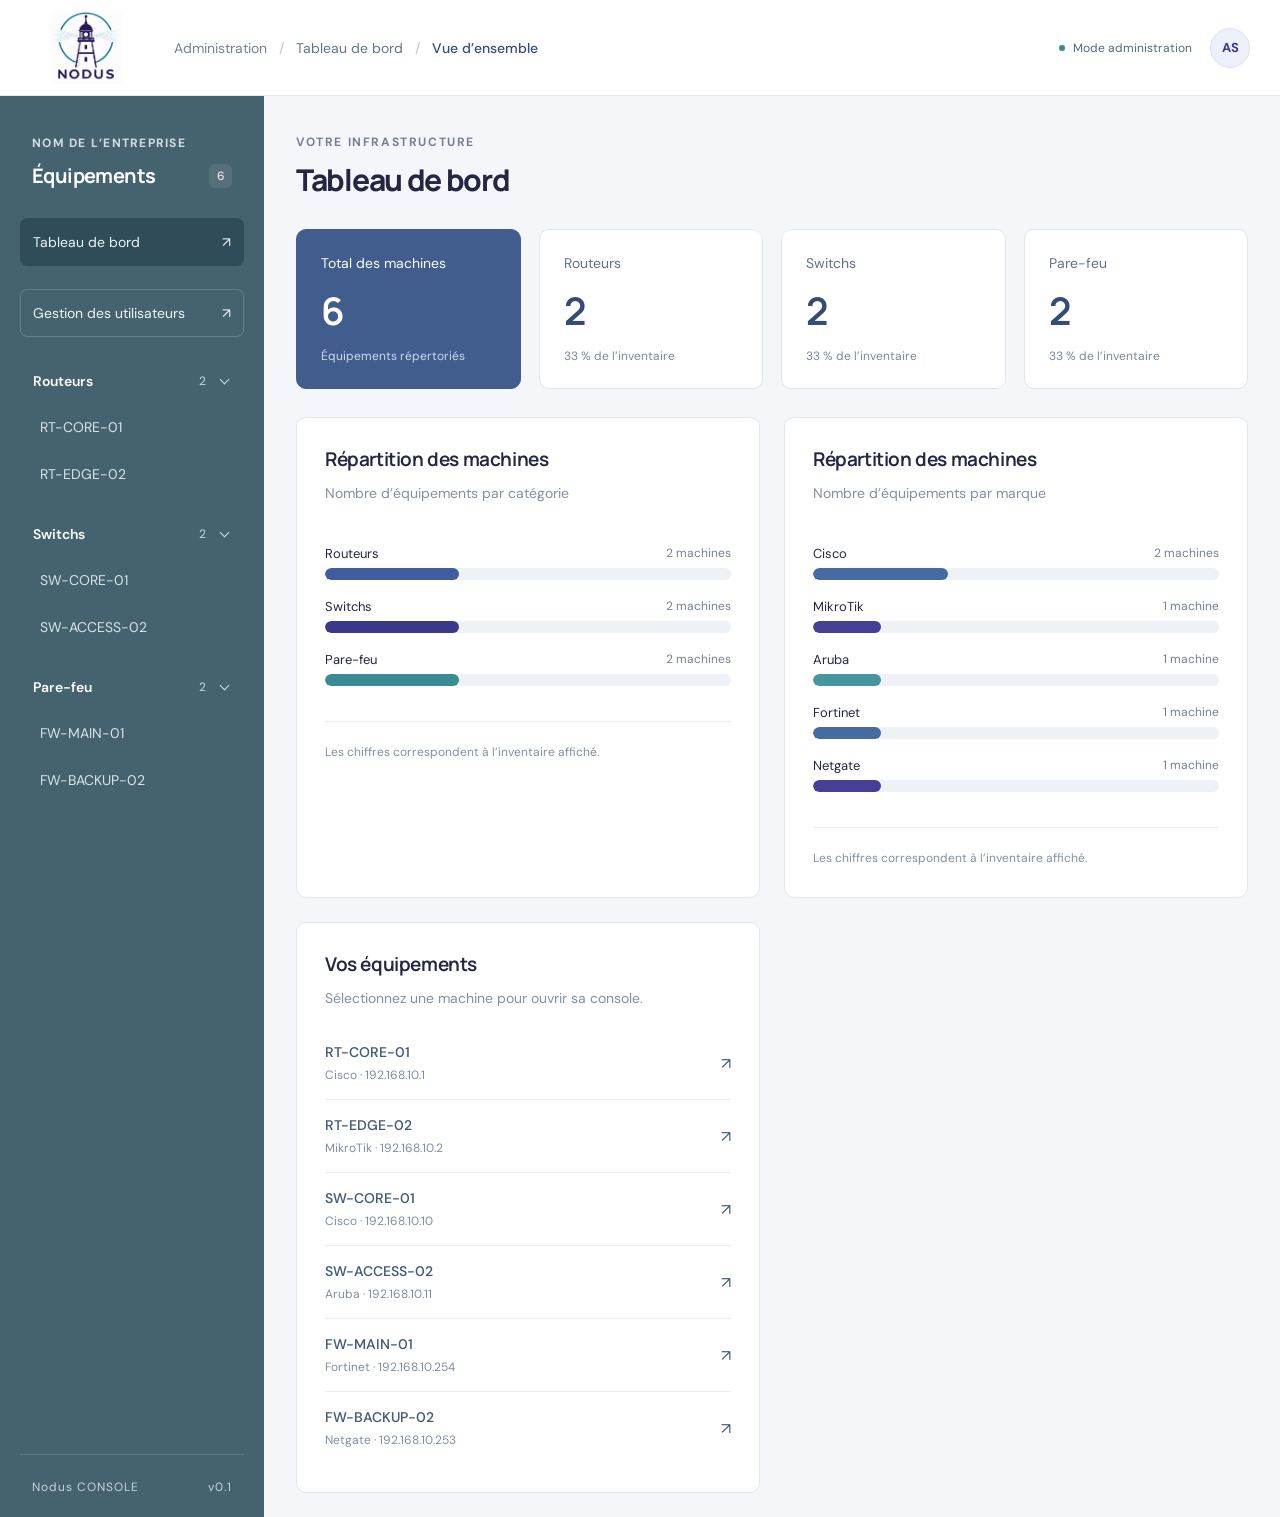
<file: index-a.html>
<!doctype html>
<html lang="fr">
    <head>
        <meta charset="utf-8">
        <meta name="viewport" content="width=device-width,initial-scale=1">
        <meta name="description" content="Nodus, votre espace d’administration réseau. Console multi-équipements.">
        <title>Nodus — Console réseau</title>
        <link rel="icon" type="image/svg+xml" href="data:image/svg+xml,%3Csvg xmlns='http://www.w3.org/2000/svg' viewBox='0 0 32 32'%3E%3Crect width='32' height='32' rx='9' fill='%23394799'/%3E%3Cpath d='M7 23 16 8l9 15M11 18h10' fill='none' stroke='white' stroke-width='3'/%3E%3C/svg%3E">
        <link rel="stylesheet" href="style.css?v=20260930-variables">
        <script src="app-a.js?v=20260930-variables" defer></script>
        <style>#profileMenu[hidden] { display: none !important; }</style>
    </head>
    <body>
        <div id="administration">
            <header class="topbar">
                <a class="brand" href="#dashboard" aria-label="Nodus, accueil">
                    <img src="logo.png" alt="Nodus" class="brandlogo" width="72" height="74">
                </a>
                <nav class="workspace" aria-label="Fil d’Ariane">
                    Administration <span>/</span>
                    <span id="breadcrumbType">Tableau de bord</span>
                    <span>/</span>
                    <strong id="breadcrumbDevice">Vue d’ensemble</strong>
                </nav>
                <div class="topright">
                    <span class="demo">
                        <span></span>
                        Mode administration
                    </span>
                    
                    <!-- Menu Profil / AD avec Popover -->
                    <div class="userprofile">
                        <button type="button" class="avatar" id="avatarBtn" aria-expanded="false" aria-controls="profileMenu" aria-haspopup="dialog" aria-label="Ouvrir mon profil" title="Espace administrateur">AD</button>
                        
                        <div class="profilepopover" id="profileMenu" role="dialog" aria-labelledby="profileName" hidden>
                            <button type="button" id="closeProfile" class="profileclose" aria-label="Fermer mon profil">×</button>
                            <div class="popoverheader">
                                <span class="userbadge" id="profileBadge">Super Admin</span>
                                <h3 id="profileName">Alex Dupont</h3>
                                <p id="profileUserID"></p>
                            </div>
                            <div class="popoverdetails">
                                <div class="detailrow">
                                    <span>Rôle :</span>
                                    <strong id="profileRole"></strong>
                                </div>
                                <div class="detailrow">
                                    <span>Droits :</span>
                                    <strong id="profileRights"></strong>
                                </div>
                            </div>
                            <hr class="popoverdivider">
                            <form id="changePasswordForm" class="passform">
                                <h4>Changer le mot de passe</h4>
                                <div class="fieldgroup">
                                    <label for="currentPass">Mot de passe actuel</label>
                                    <div class="passwordcontrol"><input type="password" id="currentPass" autocomplete="current-password" required placeholder="Saisir le mot de passe actuel"><button type="button" class="passwordtoggle" data-password="currentPass" aria-controls="currentPass" aria-pressed="false" aria-label="Afficher le mot de passe actuel" title="Afficher le mot de passe actuel"><svg viewBox="0 0 24 24" fill="none" stroke="currentColor" stroke-width="1.7" stroke-linecap="round" stroke-linejoin="round" aria-hidden="true"><path d="M2 12s3.5-7 10-7 10 7 10 7-3.5 7-10 7S2 12 2 12Z"/><circle cx="12" cy="12" r="3"/><path class="eye-slash" d="m3 3 18 18"/></svg></button></div>
                                </div>
                                <div class="fieldgroup">
                                    <label for="newPass">Nouveau mot de passe</label>
                                    <div class="passwordcontrol"><input type="password" id="newPass" autocomplete="new-password" required placeholder="Saisir un nouveau mot de passe"><button type="button" class="passwordtoggle" data-password="newPass" aria-controls="newPass" aria-pressed="false" aria-label="Afficher le nouveau mot de passe" title="Afficher le nouveau mot de passe"><svg viewBox="0 0 24 24" fill="none" stroke="currentColor" stroke-width="1.7" stroke-linecap="round" stroke-linejoin="round" aria-hidden="true"><path d="M2 12s3.5-7 10-7 10 7 10 7-3.5 7-10 7S2 12 2 12Z"/><circle cx="12" cy="12" r="3"/><path class="eye-slash" d="m3 3 18 18"/></svg></button></div>
                                </div>
                                <button type="submit" class="primary btnblock">Mettre à jour</button>
                                <p id="passwordMessage" class="profilemessage" role="status" aria-live="polite"></p>
                            </form>
                        </div>
                    </div>
                </div>
            </header>

            <div class="layout">
                <aside class="sidebar">
                    <div class="sideintro">
                        <span class="eyebrow" id="companyName"></span>
                        <h2>
                            Équipements <span id="sidebarTotal"></span>
                        </h2>
                    </div>
                    <nav class="sidenav" aria-label="Navigation principale admin">
                        <a class="dashboardlink" href="#dashboard">
                            Tableau de bord <span>↗</span>
                        </a>
                        <a class="dashboardlink" href="#users">
                            Gestion des utilisateurs <span>↗</span>
                        </a>
                    </nav>

                    <!-- Équipements générés dynamiquement par app.js -->
                    <nav id="devices" aria-label="Équipements réseau"></nav>
                    <div class="sidebarfooter">
                        
                        <span id="footerName"></span><span id="appVersion"></span>
                    </div>
                </aside>

                <main>
                    <!-- Section Tableau de bord -->
                    <section id="dashboard" hidden aria-labelledby="dashboardTitle">
                        <div class="dashheading">
                            <div>
                                <p class="eyebrow">VOTRE INFRASTRUCTURE</p>
                                <h1 id="dashboardTitle">Tableau de bord</h1>
                            </div>
                            
                        </div>
                        <div id="machineStats" class="machinestats"></div>
                        <div class="dashpanels">
                            <!-- Répartition par catégorie -->
                            <section class="chartpanel" aria-labelledby="chartTitle">
                                <h2 id="chartTitle">Répartition des machines</h2>
                                <p>Nombre d’équipements par catégorie</p>
                                <div id="machineChart" class="machinechart"></div>
                                <p class="chartcaption">Les chiffres correspondent à l’inventaire affiché.</p>
                            </section>

                            <!-- Répartition par marque -->
                            <section class="chartpanel" aria-labelledby="brandChartTitle">
                                <h2 id="brandChartTitle">Répartition des machines</h2>
                                <p>Nombre d’équipements par marque</p>
                                <div id="brandChart" class="machinechart"></div>
<p class="chartcaption">Les chiffres correspondent à l’inventaire affiché.</p>
                            </section>

                            <!-- Liste des équipements -->
                            <section class="inventorypanel" aria-labelledby="inventoryTitle">
                                <h2 id="inventoryTitle">Vos équipements</h2>
                                <p>Sélectionnez une machine pour ouvrir sa console.</p>
                                <div id="machineList"></div>
                            </section>
                        </div>
                    </section>

                    <!-- Section Gestion des utilisateurs -->
                    <section id="users" hidden aria-labelledby="usersTitle">
                        <div class="dashheading">
                            <div>
                                <p class="eyebrow">SÉCURITÉ ET DROITS</p>
                                <h1 id="usersTitle">Gestion des utilisateurs</h1>
                            </div>
                            <button class="primary" id="addUser" type="button">+ Ajouter un utilisateur</button>
                        </div>
                        <p class="users-storage-note">Fiches enregistrées dans ce navigateur. La création des comptes et l’application des droits nécessitent le service d’authentification.</p>
                        <p id="usersFeedback" class="usersfeedback" role="status" aria-live="polite"></p>
                        <div class="userspanel" role="region" aria-label="Liste des utilisateurs" tabindex="0">
                            <table class="userstable">
                                <thead>
                                    <tr>
                                        <th scope="col">Utilisateur</th>
                                        <th scope="col">Rôle &amp; Droits</th>
                                        <th scope="col">Statut</th>
                                        <th scope="col">Dernière connexion</th>
                                        <th scope="col">Actions</th>
                                    </tr>
                                </thead>
                                <tbody id="userRows"></tbody>
                            </table>
                        </div>
                    </section>

                    <!-- Section Console SSH -->
                    <div id="consoleview">
                        <section class="devicecard" aria-labelledby="deviceName">
                            <div class="deviceidentity">
                                <div>
                                    <div class="devicetop">
                                        <span id="deviceType" class="eyebrow"></span>
                                    </div>
                                    <h1 id="deviceName"></h1>
                                </div>
                            </div>
                            <div class="devicefields">
                                <div>
                                    <span>Adresse IP</span>
                                    <strong id="deviceIp" class="mono"></strong>
                                </div>
                                <div>
                                    <span>Modèle</span>
                                    <strong id="deviceModel"></strong>
                                </div>
                                <div>
                                    <span>Protocole</span>
                                    <strong id="deviceProtocol"></strong>
                                </div>
                            </div>
                            <div class="connectarea">
                                <button id="connect" class="primary">
                                    Connecter <span>↗</span>
                                </button>
                            </div>
                        </section>
                        <section class="console" aria-label="Console réseau">
                            <div class="consoletoolbar">
                                <div class="terminaltab">
                                    <span class="terminalglyph">›_</span>
                                    <strong id="terminalName"></strong>
                                    <span class="tabkind" id="terminalProtocol"></span>
                                </div>
                                <div class="consoleactions">
                                    <button id="clear" aria-label="Effacer le terminal" title="Effacer le terminal">Effacer</button>
                                    <button id="expand" aria-label="Agrandir la console" title="Agrandir la console">⛶</button>
                                </div>
                            </div>
                            <div class="terminalbody" id="terminalBody">
                                <div class="terminalwelcome">
                                    <span class="terminalbadge">Nodus / TERMINAL</span>
                                    <h3>Une fenêtre sur votre réseau.</h3>
                                    <p>Ouvrez une session pour explorer cet équipement.</p>
                                    
                                </div>
                                <div id="log" role="log" aria-live="polite" aria-label="Historique du terminal"></div>
                                <form id="commandForm" class="commandline" hidden>
                                    <label for="command" id="prompt"></label>
                                    <input id="command" autocomplete="off" spellcheck="false" aria-label="Commande du terminal" placeholder="Saisissez une commande">
                                    <button type="submit" aria-label="Exécuter la commande">↵</button>
                                </form>
                            </div>
                            <div class="consolestatus">
                                <span>
                                    <i id="statusDot"></i>
                                    <span id="bottomState">Prêt à se connecter</span>
                                </span>
                                <span>
                                    UTF-8 <b>·</b>
                                    <span id="bottomProtocol"></span> <b>·</b>
                                    <span id="bottomIp"></span>
                                </span>
                            </div>
                        </section>
                        <footer class="mainfooter">
                            <span>Conçu pour garder le contrôle.</span>
                            <div class="palette" aria-label="Palette ardoise">
                                <i></i><i></i><i></i><i></i><i></i><i></i><i></i>
                            </div>
                        </footer>
                    </div>
                </main>
            </div>
        </div>
    <dialog id="userDialog" class="userdialog" aria-labelledby="userDialogTitle" aria-describedby="userDialogNote">
    <form id="userEditor">
        <div class="editorheading"><div><p class="eyebrow">UTILISATEURS ET ACCÈS</p><h2 id="userDialogTitle">Ajouter un utilisateur</h2></div><button id="closeUser" type="button" class="editorclose" aria-label="Fermer le formulaire">×</button></div>
        <p id="userDialogNote" class="editornote">Renseignez l’identité et les droits souhaités pour cette fiche utilisateur.</p>
        <div class="editorfield"><label for="userName">Nom complet <span>Obligatoire</span></label><input id="userName" name="name" maxlength="100" autocomplete="name" required placeholder="Ex. Camille Martin"></div>
        <div class="editorfield"><label for="userID">Nom d'utilisateur<span>Obligatoire</span></label><input id="userID" name="userID" type="text" minlength="3" maxlength="64" pattern="[a-zA-Z0-9][a-zA-Z0-9._\-]{2,63}" autocomplete="username" required placeholder="camille"></div>
        <div class="editorgrid"><div class="editorfield"><label for="userRole">Rôle</label><select id="userRole" name="role" aria-describedby="userRights"><option value="readonly">Lecture seule</option><option value="operator">Opérateur</option><option value="admin">Super Admin</option></select></div><div class="editorfield"><label for="userStatus">Statut</label><select id="userStatus" name="status"><option value="active">Actif</option><option value="inactive">Inactif</option></select></div></div>
        <p id="userRights" class="userrights"></p><p id="userError" class="usererror" role="alert"></p>
        <div class="editoractions"><button id="cancelUser" class="secondary" type="button">Annuler</button><button id="saveUser" class="primary" type="submit">Ajouter l’utilisateur</button></div>
    </form>
</dialog></body>
</html>
</file>
<file: style.css>
@import url('https://fonts.googleapis.com/css2?family=DM+Sans:wght@400;450;500;550;600;650;700&family=Manrope:wght@400;500;600;650;700;750;800&display=swap'); :root {
    font-family: 'DM Sans',sans-serif;
    color: #242643;
    background: #f4f6fa;
    font-synthesis: none;
    --night: #211d43;
    --cobalt: #405da0;
    --klein: #39388b;
    --peacock: #398b94;
    --muted: #777f96;
    --line: #e4e8f0
}

* {
    box-sizing: border-box
}

body {
    margin: 0
}

button,a,input {
    -webkit-tap-highlight-color: transparent
}

button,input {
    font: inherit
}

button {
    cursor: pointer
}

button:focus-visible,a:focus-visible,summary:focus-visible {
    outline: 3px solid #64bbc3;
    outline-offset: 4px
}

button {
    transition: background .15s,color .15s
}

a {
    color: inherit;
    text-decoration: none
}

.topbar {
    height: 88px;
    background: white;
    display: flex;
    align-items: center;
    padding: 0 38px;
    border-bottom: 1px solid var(--line);
    gap: 76px
}

.brand {
    font-family: Manrope,sans-serif;
    font-size: 36px;
    font-weight: 800;
    letter-spacing: -2px;
    display: flex;
    align-items: center
}

.brandperiod {
    color: var(--peacock)
}

.brandmark {
    font: italic 700 37px Georgia;
    color: white;
    background: var(--klein);
    width: 41px;
    height: 41px;
    border-radius: 13px;
    text-align: center;
    line-height: 36px;
    margin-right: 12px;
    letter-spacing: -4px;
    padding-right: 5px
}

.workspace {
    font-size: 14px;
    color: #788096
}

.workspace span {
    padding: 0 17px;
    color: #c0c6d3
}

.topright {
    margin-left: auto;
    display: flex;
    align-items: center;
    gap: 26px
}

.demo {
    font-size: 14px;
    color: #536878;
    display: flex;
    align-items: center;
    gap: 8px
}

.demo>span {
    width: 6px;
    height: 6px;
    background: var(--peacock);
    border-radius: 50%
}

.avatar {
    width: 36px;
    height: 36px;
    background: #eceefa;
    border-radius: 50%;
    display: grid;
    place-items: center;
    font-size: 12px;
    font-weight: 700;
    color: var(--klein)
}

.layout {
    display: grid;
    grid-template-columns: 264px 1fr;
    min-height: calc(100vh - 88px)
}

.sidebar {
    background: #fff;
    border-right: 1px solid var(--line);
    padding: 35px 20px 22px;
    display: flex;
    flex-direction: column
}

.sideintro {
    padding: 0 12px;
    margin-bottom: 29px
}

.eyebrow {
    font-size: 12px;
    font-weight: 700;
    letter-spacing: 1.6px;
    color: var(--muted)
}

h2,h1,h3,p {
    margin: 0
}

.sideintro h2 {
    font-family: Manrope,sans-serif;
    font-size: 20px;
    letter-spacing: -.6px;
    margin-top: 10px;
    display: flex;
    align-items: center;
    justify-content: space-between
}

.sideintro h2 span {
    font-family: 'DM Sans',sans-serif;
    font-size: 12px;
    background: #f0f2f8;
    color: #737c93;
    border-radius: 6px;
    padding: 4px 8px;
    font-weight: 500
}

details {
    margin-bottom: 17px
}

summary {
    display: flex;
    align-items: center;
    gap: 10px;
    list-style: none;
    padding: 12px 13px;
    cursor: pointer;
    font-size: 14px;
    font-weight: 600;
    color: #555f7a
}

summary::-webkit-details-marker {
    display: none
}

.summaryicon svg {
    width: 19px;
    height: 19px;
    display: block
}

summary .count {
    font-size: 12px;
    margin-left: auto;
    color: #969eb1;
    font-weight: 400
}

summary .chevron {
    transform: rotate(-90deg);
    color: #8991a6
}

details[open] summary .chevron {
    transform: rotate(0)
}

.devicebutton {
    border: 0;
    background: none;
    width: 100%;
    text-align: left;
    border-radius: 7px;
    padding: 13px 12px 13px 40px;
    position: relative;
    color: #737b91;
    font-size: 14px;
    display: flex;
    gap: 10px;
    align-items: center;
    margin: 3px 0
}

.devicebutton:before {
    content: '';
    height: 5px;
    width: 5px;
    border: 1px solid #9bafbd;
    border-radius: 50%;
    flex-shrink: 0
}

.devicebutton:hover {
    background: #f5f6fb;
    color: #373975
}

.devicebutton.selected {
    background: #edf0fa;
    color: #404b96;
    font-weight: 600
}

.devicebutton.selected:before {
    background: #5262b2;
    border-color: #5262b2
}

.devicebutton.selected:after {
    content: '';
    position: absolute;
    left: 0;
    top: 11px;
    bottom: 11px;
    width: 3px;
    background: #5558a9;
    border-radius: 5px
}

.sidebottom {
    margin-top: auto;
    padding: 46px 12px 20px;
    color: #5d6885;
    display: flex;
    gap: 11px
}

.networkicon {
    font-size: 25px;
    color: #7084a5
}

.sidebottom strong {
    font-size: 12px;
    font-weight: 600
}

.sidebottom p {
    font-size: 12px;
    color: #8d95a7;
    line-height: 1.7;
    margin-top: 5px
}

.sidebarfooter {
    border-top: 1px solid var(--line);
    padding: 20px 12px 0;
    display: flex;
    align-items: center;
    font-size: 12px;
    letter-spacing: 1px;
    gap: 9px;
    color: #969daf
}

.sidebarfooter>span:last-child {
    margin-left: auto;
    font-size: 12px
}

.tinylogo {
    font-size: 20px;
    color: #7884a6;
    font-family: Georgia;
    font-style: italic
}

main {
    padding: 38px 44px 24px;
    min-width: 0;
    max-width: 1700px;
    width: 100%;
    margin: auto
}

.pagehead {
    display: flex;
    justify-content: space-between;
    align-items: center;
    gap: 20px;
    margin-bottom: 28px
}

.pagehead .eyebrow {
    font-size: 12px;
    margin-bottom: 9px
}

h1 {
    font: 750 clamp(24px,2.3vw,34px)/1.35 Manrope,sans-serif;
    letter-spacing: -1.3px
}

h1>span {
    color: var(--peacock)
}

.outlinepill {
    font-size: 12px;
    color: #7b8399;
    border: 1px solid #dee3ed;
    border-radius: 5px;
    padding: 7px 10px;
    white-space: nowrap
}

.devicecard {
    background: white;
    border: 1px solid var(--line);
    border-radius: 12px;
    padding: 25px 28px;
    display: grid;
    grid-template-columns: 1fr auto;
    column-gap: 24px;
    margin-bottom: 25px;
    box-shadow: 0 3px 9px #23255402
}

.deviceidentity {
    display: flex;
    align-items: center;
    gap: 17px
}

.deviceicon {
    width: 55px;
    height: 55px;
    border-radius: 12px;
    background: #edf0fa;
    display: grid;
    place-items: center;
    color: #5364a3
}

.deviceicon svg {
    width: 29px;
    height: 29px
}

.devicetop {
    display: flex;
    align-items: center;
    gap: 14px
}

.devicetop .eyebrow {
    font-size: 12px;
    letter-spacing: 1.1px
}

.online {
    font-size: 12px;
    color: #40818b
}

.deviceidentity h2 {
    font: 750 23px Manrope,sans-serif;
    letter-spacing: -.5px;
    margin: 5px 0 3px
}

.deviceidentity p {
    font-size: 12px;
    color: #9299aa
}

.devicefields {
    display: flex;
    grid-row: 2;
    gap: 36px;
    margin-top: 24px;
    padding-top: 20px;
    border-top: 1px solid #eef0f5
}

.devicefields>div {
    display: flex;
    flex-direction: column;
    gap: 7px
}

.devicefields>div>span {
    font-size: 12px;
    color: #969dae
}

.devicefields strong {
    font-size: 14px;
    font-weight: 500
}

.mono {
    font-family: Consolas,'Courier New',monospace
}

.port {
    color: #9ca2b1;
    margin-left: 3px
}

.connectarea {
    grid-column: 2;
    grid-row: 1/3;
    align-self: center;
    display: flex;
    flex-direction: column;
    gap: 12px;
    align-items: center
}

.primary {
    border: 0;
    background: var(--klein);
    color: white;
    padding: 13px 18px;
    border-radius: 7px;
    font-size: 14px;
    font-weight: 500;
    box-shadow: 0 3px 7px #39388b20
}

.primary:hover {
    background: #4c4ca8
}

.primary>span {
    margin-left: 14px
}

.connectarea>span {
    font-size: 12px;
    color: #969eaf
}

.console {
    border: 1px solid #2d2b50;
    background: #1c1c35;
    border-radius: 12px;
    overflow: hidden;
    box-shadow: 0 13px 24px #2421440d;
    color: #d7d7e7
}

.consoletoolbar {
    height: 57px;
    background: #25243f;
    border-bottom: 1px solid #3a3755;
    display: flex;
    justify-content: space-between;
    padding: 0 20px;
    gap: 15px
}

.terminaltab {
    display: flex;
    align-items: center;
    gap: 11px;
    border-bottom: 2px solid #83a1de;
    padding: 0 4px
}

.terminalglyph {
    font: 19px Consolas,monospace;
    color: #9fa8da
}

.terminaltab strong {
    font-size: 12px;
    font-weight: 500
}

.tabkind {
    font: 9px Consolas,monospace;
    color: #a8a3c6;
    background: #34314f;
    padding: 3px 5px;
    border-radius: 3px
}

.consoleactions {
    display: flex;
    align-items: center;
    gap: 15px
}

.consoleactions>span {
    font-size: 12px;
    color: #9b95b3
}

.consoleactions button {
    background: none;
    border: 0;
    color: #aca6bf;
    font-size: 12px;
    padding: 6px
}

.consoleactions button:hover {
    color: #fff
}

.consoleactions #expand {
    font-size: 22px
}

.terminalbody {
    height: 330px;
    overflow: auto;
    padding: 32px 29px;
    scrollbar-color: #4c4a6d #1c1c35;
    font: 13px/1.8 Consolas,'Courier New',monospace
}

.terminalbadge {
    font-size: 12px;
    letter-spacing: 2px;
    color: #7f8cae
}

.terminalwelcome h3 {
    font: 500 20px/1.5 Manrope,sans-serif;
    color: #ecebf7;
    margin: 23px 0 9px;
    letter-spacing: -.4px
}

.terminalwelcome p {
    color: #9593ad;
    font-size: 12px
}

.terminalwelcome .terminalnotice {
    margin-top: 36px;
    padding-top: 16px;
    border-top: 1px solid #302e49;
    font-size: 12px;
    color: #6f6f8e
}

.logline {
    white-space: pre-wrap;
    overflow-wrap: anywhere
}

.logline.muted {
    color: #9290ad
}

.logline.success {
    color: #7cc4c5
}

.logline.command {
    color: #a5b7f4;
    margin-top: 15px
}

.commandline {
    display: flex;
    align-items: center;
    margin-top: 16px;
    gap: 10px
}

.commandline[hidden] {
    display: none
}

.commandline label {
    color: #83bdbc;
    white-space: nowrap
}

.commandline input {
    width: 100%;
    min-width: 0;
    background: transparent;
    border: 0;
    color: #f0eff8;
    font: inherit;
    outline: none
}

.commandline input:focus-visible {
    box-shadow: 0 1px #5a719b
}

.commandline input::placeholder {
    color: #656482;
    font-size: 12px
}

.commandline button {
    color: #a5b7f4;
    background: none;
    border: 1px solid #41405b;
    border-radius: 4px;
    font: inherit
}

.consolestatus {
    min-height: 35px;
    padding: 8px 21px;
    display: flex;
    justify-content: space-between;
    align-items: center;
    border-top: 1px solid #302e49;
    color: #9290ae;
    font-size: 12px;
    gap: 15px
}

.consolestatus>span:first-child {
    display: flex;
    align-items: center;
    gap: 7px
}

.consolestatus i {
    width: 5px;
    height: 5px;
    background: #85809e;
    border-radius: 50%
}

.consolestatus i.active {
    background: #70b4bd
}

.consolestatus b {
    font-weight: 400;
    margin: 0 9px;
    color: #4e4a6c
}

.underconsole {
    display: flex;
    justify-content: space-between;
    align-items: center;
    margin-top: 19px;
    gap: 20px;
    color: #8c93a6
}

.underconsole>div {
    display: flex;
    align-items: center;
    gap: 9px
}

.helpicon {
    border: 1px solid #b8c0ce;
    border-radius: 50%;
    width: 14px;
    height: 14px;
    display: grid;
    place-items: center;
    font: 10px Georgia;
    flex-shrink: 0
}

.underconsole p {
    font-size: 12px;
    line-height: 1.8
}

.underconsole strong {
    font-weight: 500;
    color: #737d94
}

.underconsole code {
    background: #e8ebf3;
    padding: 2px 4px;
    border-radius: 3px;
    color: #63708b
}

.keyhint {
    font-size: 12px;
    white-space: nowrap
}

kbd {
    font: 10px inherit;
    border: 1px solid #dce1eb;
    background: #fcfcfd;
    border-radius: 3px;
    padding: 2px 4px
}

.keyhint>span {
    margin: 0 9px
}

.mainfooter {
    display: flex;
    justify-content: space-between;
    margin-top: 39px;
    align-items: center;
    font-size: 12px;
    color: #a4aabd
}

.palette {
    display: flex;
    gap: 5px
}

.palette i {
    height: 7px;
    width: 7px;
    border-radius: 50%;
    background: #828a9e
}

.palette i:nth-child(2) {
    background: #809dca
}

.palette i:nth-child(3) {
    background: #456ba2
}

.palette i:nth-child(4) {
    background: #454096
}

.palette i:nth-child(5) {
    background: #29224a
}

.palette i:nth-child(6) {
    background: #45636e
}

.palette i:nth-child(7) {
    background: #46969d
}

.console.expanded {
    position: fixed;
    inset: 24px;
    z-index: 10;
    display: flex;
    flex-direction: column;
    box-shadow: 0 0 0 40px #17142ad9
}

.console.expanded .terminalbody {
    flex: 1;
    height: auto
}

.console.expanded .consoletoolbar {
    flex-shrink: 0
}

@media(min-width: 1500px) {
    main {
        padding:48px 60px
    }

    .terminalbody {
        height: 420px
    }

    .devicecard {
        padding: 30px
    }

    .pagehead {
        margin-bottom: 34px
    }
}

@media(max-width: 1150px) {
    .layout {
        grid-template-columns:230px 1fr
    }

    main {
        padding: 30px 26px
    }

    .topbar {
        gap: 50px;
        padding: 0 30px
    }

    .outlinepill {
        display: none
    }

    .devicecard {
        padding: 21px
    }

    .devicefields {
        gap: 20px
    }

    .keyhint {
        display: none
    }

    .connectarea>span {
        max-width: 140px;
        text-align: center;
        line-height: 1.6
    }
}

@media(max-width: 850px) {
    .layout {
        grid-template-columns:195px 1fr
    }

    .sidebar {
        padding: 28px 10px
    }

    .sideintro {
        padding: 0 9px
    }

    .sideintro .eyebrow {
        font-size: 12px
    }

    .sideintro h2 {
        font-size: 18px
    }

    .devicebutton {
        padding-left: 23px;
        font-size: 12px
    }

    .devicecard {
        grid-template-columns: 1fr
    }

    .connectarea {
        grid-column: 1;
        grid-row: 3;
        align-items: flex-start;
        margin-top: 22px
    }

    .connectarea>span {
        max-width: none
    }

    .devicefields {
        justify-content: space-between;
        gap: 12px
    }

    .consoleactions>span {
        display: none
    }

    .terminalbody {
        padding: 22px 18px
    }

    .terminaltab strong {
        font-size: 12px
    }

    .consolestatus>span:last-child {
        display: none
    }

    .topbar {
        gap: 25px
    }

    .workspace {
        font-size: 12px
    }

    .demo {
        font-size: 12px
    }

    .sidebottom {
        padding-left: 6px;
        padding-right: 6px
    }
}

@media(max-width: 600px) {
    .topbar {
        height:70px;
        padding: 0 19px
    }

    .brand {
        font-size: 29px
    }

    .brandmark {
        width: 33px;
        height: 33px;
        font-size: 31px;
        line-height: 29px;
        border-radius: 10px;
        margin-right: 8px
    }

    .workspace,.avatar {
        display: none
    }

    .topright {
        gap: 0
    }

    .layout {
        display: block
    }

    .sidebar {
        padding: 20px 18px 8px;
        border-right: 0;
        border-bottom: 1px solid var(--line)
    }

    .sideintro {
        padding: 0;
        margin-bottom: 10px
    }

    .sideintro .eyebrow {
        display: none
    }

    .sideintro h2 {
        font-size: 16px;
        margin: 0
    }

    .sideintro h2 span {
        display: none
    }

    #devices {
        display: flex;
        gap: 8px;
        align-items: flex-start;
        overflow: auto
    }

    details {
        flex: 1;
        min-width: 135px;
        margin-bottom: 8px
    }

    summary {
        padding: 10px 6px;
        font-size: 12px;
        gap: 6px
    }

    .devicebutton {
        font-size: 12px;
        padding: 10px 8px
    }

    .summaryicon svg {
        width: 16px;
        height: 16px
    }

    .sidebottom,.sidebarfooter {
        display: none
    }

    main {
        padding: 25px 18px
    }

    .pagehead {
        margin-bottom: 20px
    }

    h1 {
        font-size: 26px
    }

    .devicecard {
        padding: 20px
    }

    .deviceidentity h2 {
        font-size: 22px
    }

    .devicefields strong {
        font-size: 12px
    }

    .devicefields>div>span {
        font-size: 12px
    }

    .connectarea {
        flex-direction: row;
        align-items: center;
        gap: 15px
    }

    .connectarea>span {
        font-size: 12px;
        max-width: 105px;
        text-align: left
    }

    .primary {
        font-size: 12px;
        padding: 12px
    }

    .consoletoolbar {
        padding: 0 12px
    }

    .consoleactions {
        gap: 5px
    }

    .terminalbody {
        height: 310px;
        font-size: 12px
    }

    .terminalwelcome h3 {
        font-size: 18px
    }

    .underconsole p {
        font-size: 12px
    }

    .mainfooter {
        margin-top: 28px
    }

    .console.expanded {
        inset: 9px
    }

    .devicetop {
        gap: 8px
    }

    .online {
        font-size: 12px
    }
}

.devicefields {
    flex-wrap: wrap
}

.devicebutton {
    font-size: 14px
}

.primary {
    font-size: 14px
}

.devicefields strong {
    font-size: 14px
}

.devicefields>div>span {
    font-size: 12px
}

.terminalbody {
    font-size: 14px
}

.terminaltab strong {
    font-size: 14px
}

.terminalwelcome p {
    font-size: 14px
}

.terminalwelcome .terminalnotice {
    font-size: 12px
}

.connectarea>span {
    font-size: 12px
}

.terminalbadge {
    font-size: 12px
}

.consoleactions>span {
    font-size: 12px
}

.consoleactions button {
    font-size: 12px
}

.consolestatus {
    font-size: 12px
}

.underconsole p {
    font-size: 12px
}

.eyebrow {
    font-size: 12px
}

.devicetop {
    flex-wrap: wrap
}

.devicetop .eyebrow {
    font-size: 12px
}

@media(max-width: 600px) {
    #devices {
        flex-wrap:wrap
    }

    details {
        min-width: 140px
    }

    .connectarea {
        flex-wrap: wrap
    }

    .connectarea>span {
        max-width: none
    }

    .commandline {
        flex-wrap: wrap
    }

    .commandline input {
        width: 75%
    }

    .consoletoolbar {
        gap: 5px
    }

    .consoleactions>span {
        display: none
    }

    .terminaltab {
        gap: 6px
    }
}

/* Sidebar in the supplied petroleum blue; compact equipment heading. */
.sidebar {
    background: #45636e;
    color: #fff;
    border-right: 0;
    padding-top: 35px
}

.sideintro .eyebrow {
    color: #d1dfe3
}

.sideintro h2 {
    color: #fff
}

.sideintro h2 span {
    background: #ffffff16;
    color: #e3edef
}

summary {
    color: #fff;
    font-weight: 600
}

summary .count,summary .chevron {
    color: #c6d8df
}

.devicebutton {
    color: #d8e4e8;
    padding-left: 20px
}

.devicebutton:before {
    display: none
}

.devicebutton:hover {
    background: #ffffff12;
    color: #fff
}

.devicebutton.selected {
    background: #dce9ee;
    color: #263f4b
}

.devicebutton.selected:after {
    background: #9bcbd1
}

.sidebarfooter {
    margin-top: auto;
    padding-top: 24px;
    border-color: #ffffff24;
    color: #c4d5dc
}

.tinylogo {
    color: #d5e2e8
}

main {
    margin: 0 auto;
    padding-top: 38px
}

.devicecard {
    display: flex;
    align-items: center;
    flex-wrap: wrap;
    gap: 22px 30px;
    background: transparent;
    border: 0;
    border-radius: 0;
    box-shadow: none;
    padding: 0 0 24px;
    margin-bottom: 0
}

.deviceidentity {
    flex: 0 0 auto
}

.deviceidentity h1 {
    font: 700 24px/1.4 Manrope,sans-serif;
    letter-spacing: -.6px;
    margin-top: 5px
}

.devicefields {
    display: flex;
    gap: 22px;
    flex: 1;
    margin: 0;
    padding: 0;
    border: 0
}

.devicefields>div {
    gap: 6px
}

.devicefields>div>span {
    color: #69768d
}

.devicefields strong {
    font-weight: 500
}

.connectarea {
    margin: 0;
    gap: 7px;
    align-items: flex-end
}

.connectarea>span {
    color: #6f7d92
}

.devicetop .eyebrow {
    color: #69768d
}

.primary {
    background: #405da0;
    box-shadow: none
}

.primary:hover {
    background: #354f8c
}

.terminalbody {
    height: clamp(350px,calc(100vh - 350px),740px)
}

.console {
    border-radius: 8px
}

.mainfooter {
    margin-top: 24px
}

@media(max-width: 1150px) {
    .devicecard {
        gap:22px
    }

    .connectarea {
        align-items: flex-start
    }

    .devicefields {
        min-width: 270px
    }

    .connectarea>span {
        max-width: none;
        text-align: left
    }
}

@media(max-width: 850px) {
    .deviceidentity {
        flex-basis:100%
    }

    .devicefields {
        min-width: 0
    }

    .connectarea {
        flex-basis: 100%;
        flex-direction: row;
        align-items: center
    }

    .sidebar {
        padding-top: 28px
    }
}

@media(max-width: 600px) {
    .sidebar {
        padding-top:20px
    }

    .sidebarfooter {
        display: none
    }

    .devicecard {
        padding-bottom: 22px
    }

    .deviceidentity {
        flex-basis: auto
    }

    .devicefields {
        flex-basis: 100%;
        justify-content: flex-start;
        gap: 18px
    }

    .connectarea {
        flex-basis: 100%;
        margin: 0
    }

    .deviceidentity h1 {
        font-size: 24px
    }

    .terminalbody {
        height: 380px
    }

    .devicebutton {
        font-size: 14px;
        padding-left: 12px
    }

    main {
        padding-top: 25px
    }
}

/* Annotation adjustments */
.topbar {
    gap: 22px;
    padding: 0 30px
}

.origin {
    font-size: 12px;
    line-height: 1.5;
    color: #77829b;
    padding-right: 22px;
    border-right: 1px solid var(--line);
    white-space: nowrap
}

.origin strong {
    font-weight: 500;
    color: #45636e
}

.workspace {
    display: flex;
    align-items: center;
    flex-wrap: wrap;
    gap: 12px;
    font-size: 14px
}

.workspace span {
    padding: 0
}

.workspace #breadcrumbType {
    color: #63738e
}

.workspace strong {
    font-weight: 500;
    color: #354c78
}

.topright {
    gap: 18px
}

.demo {
    font-size: 12px;
    white-space: nowrap
}

.devicebutton.selected {
    background: #2f4c58;
    color: #fff
}

.devicebutton.selected:after {
    background: #8eafbd
}

.devicebutton:hover {
    background: #385763;
    color: white
}

summary .chevron {
    display: block;
    width: 7px;
    height: 7px;
    border: solid #d0e0e5;
    border-width: 0 1.5px 1.5px 0;
    transform: rotate(-45deg);
    margin: 0 3px 3px 5px;
    transition: transform .18s
}

details[open] summary .chevron {
    transform: rotate(45deg)
}

.devicecard {
    display: grid;
    grid-template-columns: minmax(165px,1.15fr) minmax(330px,2.4fr) auto;
    gap: 24px;
    align-items: end;
    padding: 0 0 28px
}

.devicefields {
    display: grid;
    grid-template-columns: 1.15fr 1.5fr .8fr;
    gap: 24px;
    min-width: 0
}

.devicefields>div {
    gap: 9px;
    min-width: 0
}

.devicefields strong {
    line-height: 1.5
}

.deviceidentity h1 {
    margin-top: 8px;
    font-size: 24px;
    line-height: 1.3
}

.devicetop .eyebrow {
    line-height: 18px
}

.connectarea {
    align-self: end;
    padding-bottom: 1px
}

.primary {
    white-space: nowrap
}

.devicefields>div>span {
    font-size: 12px
}

.sideintro .eyebrow {
    letter-spacing: 1.25px;
    font-size: 12px
}

@media(max-width: 1100px) {
    .origin {
        padding-right:15px;
        font-size: 12px
    }

    .topbar {
        gap: 15px;
        padding: 0 22px
    }

    .workspace {
        font-size: 12px;
        gap: 8px
    }

    .devicecard {
        grid-template-columns: 1fr auto
    }

    .deviceidentity {
        grid-column: 1
    }

    .devicefields {
        grid-row: 2;
        grid-column: 1/3;
        max-width: 610px
    }

    .connectarea {
        grid-column: 2;
        grid-row: 1
    }

    .demo {
        font-size: 12px
    }

    .avatar {
        display: none
    }
}

@media(max-width: 750px) {
    .topbar {
        height:auto;
        min-height: 100px;
        flex-wrap: wrap;
        padding: 15px 18px;
        gap: 10px 18px
    }

    .brand {
        font-size: 30px
    }

    .origin {
        border: 0;
        padding: 0
    }

    .workspace {
        order: 4;
        flex-basis: 100%;
        font-size: 12px
    }

    .topright {
        margin-left: auto
    }

    .layout {
        min-height: calc(100vh - 110px)
    }

    .devicecard {
        gap: 24px 14px
    }

    .devicefields {
        gap: 18px
    }

    .devicefields strong {
        overflow-wrap: anywhere
    }

    .deviceidentity h1 {
        font-size: 21px
    }

    .primary {
        padding: 12px;
        font-size: 14px
    }

    .primary span {
        margin-left: 8px
    }
}

@media(max-width: 420px) {
    .topright {
        flex-basis:100%;
        margin-left: 0
    }

    .devicecard {
        grid-template-columns: 1fr
    }

    .deviceidentity,.devicefields,.connectarea {
        grid-column: 1;
        grid-row: auto
    }

    .devicefields {
        grid-template-columns: 1fr 1fr
    }

    .connectarea {
        align-items: flex-start
    }
}

@media(min-width: 1101px) {
    .deviceidentity {
        grid-column:1;
        grid-row: 1
    }

    .devicefields {
        grid-column: 2;
        grid-row: 1
    }

    .connectarea {
        grid-column: 3;
        grid-row: 1
    }

    .devicecard {
        grid-template-columns: minmax(165px,1fr) minmax(340px,2.25fr) auto
    }

    .devicefields {
        gap: 28px
    }
}

/* Shared alignment and home page */
[hidden] {
    display: none!important
}

.topbar {
    gap: 38px
}

main {
    padding-left: 32px;
    padding-right: 32px
}

.devicecard {
    align-items: start
}

.deviceidentity h1 {
    font-size: 22px;
    line-height: 28px;
    margin-top: 8px
}

.devicefields>div>span,.devicetop .eyebrow {
    line-height: 18px
}

.devicefields>div {
    gap: 8px
}

.devicefields strong {
    line-height: 28px
}

.connectarea {
    align-self: center
}

.devicefields {
    padding-top: 0
}

@media(min-width: 1101px) {
    .devicecard {
        grid-template-columns:190px minmax(330px,1fr) auto;
        gap: 20px
    }

    .devicefields {
        grid-template-columns: 1fr 1.4fr .7fr;
        gap: 25px
    }
}

@media(max-width: 600px) {
    main {
        padding-left:18px;
        padding-right: 18px
    }
}

#home {
    background: #fff;
    color: #252b49;
    font-family: 'DM Sans',sans-serif
}

html {
    scroll-behavior: smooth;
    scroll-padding-top: 25px
}

.homehero {
    color: white;
    background: radial-gradient(ellipse at 85% 95%,#37778580,transparent 57%),radial-gradient(ellipse at 12% 0%,#506ca478,transparent 55%),#211e45;
    min-height: 760px;
    display: flex;
    flex-direction: column
}

.homenav {
    display: flex;
    align-items: center;
    justify-content: space-between;
    padding: 28px 0;
    max-width: 1120px;
    width: calc(100% - 96px);
    margin: auto auto 0;
    gap: 32px
}

.homenav .brand {
    color: #fff
}

.homenav .brandmark {
    background: #ffffff18
}

.homenav .brandperiod {
    color: #79b8c2
}

.homenav nav {
    display: flex;
    align-items: center;
    gap: 34px;
    font-size: 14px
}

.homenav nav>a:not(.homebutton) {
    color: #d6ddeb
}

.homenav nav>a:hover {
    color: white
}

.homebutton {
    display: inline-flex;
    align-items: center;
    justify-content: center;
    gap: 30px;
    background: #86bed0;
    color: #182843;
    padding: 18px 26px;
    border-radius: 7px;
    font-size: 16px;
    font-weight: 600;
    transition: background .2s,transform .2s
}

.homebutton:hover {
    background: #b0d4df;
    transform: translateY(-2px)
}

.homebutton.small {
    padding: 13px 20px;
    font-size: 14px;
    gap: 20px
}

.herocontent {
    text-align: center;
    padding: 94px 24px 88px;
    flex: 1
}

.homeeyebrow {
    font-size: 12px;
    letter-spacing: 2px;
    line-height: 1.6;
    font-weight: 600;
    color: #456a81
}

.herocontent .homeeyebrow {
    color: #adc4de
}

.herocontent h1 {
    font: 650 clamp(48px,6.5vw,84px)/1.12 Manrope,sans-serif;
    letter-spacing: -3px;
    margin: 25px auto
}

.herocontent h1 em {
    font-style: normal;
    color: #a8c7e5
}

.herodescription {
    font-size: 18px;
    line-height: 1.8;
    color: #cbd4e8
}

.heroactions {
    display: flex;
    justify-content: center;
    align-items: center;
    gap: 34px;
    margin-top: 33px
}

.heromore {
    color: #e1e6f2;
    font-size: 14px
}

.heromore span {
    margin-left: 13px
}

.heronote {
    font-size: 12px;
    color: #9eadc7;
    margin-top: 20px
}

.herobottom {
    border-top: 1px solid #ffffff20;
    padding: 23px max(48px,calc((100vw - 1120px)/2));
    display: flex;
    justify-content: space-between;
    gap: 25px;
    font-size: 12px;
    color: #b2bfd5;
    letter-spacing: 1px
}

.herobottom b {
    margin: 0 14px;
    font-weight: 400
}

.homewidth {
    max-width: 1120px;
    width: calc(100% - 96px);
    margin: 0 auto
}

.homeintro {
    display: grid;
    grid-template-columns: 1fr 1fr;
    gap: 80px;
    padding: 105px 0
}

.homeintro h2,.sectionheading h2,.flowheading h2,.homecta h2 {
    font: 650 clamp(30px,3.4vw,45px)/1.24 Manrope,sans-serif;
    letter-spacing: -1.5px;
    margin: 18px 0 25px
}

.homeintro p:not(.homeeyebrow) {
    color: #67758c;
    line-height: 1.9;
    font-size: 16px;
    margin-bottom: 18px
}

.homeintro p:not(.homeeyebrow):first-child {
    font-size: 20px;
    color: #34445e;
    line-height: 1.6
}

.textlink {
    display: inline-block;
    color: #3e619d;
    font-size: 14px;
    font-weight: 600;
    margin-top: 12px;
    padding-bottom: 8px;
    border-bottom: 1px solid #c8d3e4
}

.textlink span {
    margin-left: 20px
}

.homeequipment {
    background: #eef2f7;
    padding: 85px 0 95px
}

.sectionheading {
    text-align: center
}

.sectionheading>p:last-child {
    color: #758196;
    font-size: 16px
}

.equipmentgrid {
    display: grid;
    grid-template-columns: repeat(3,1fr);
    gap: 24px;
    margin-top: 45px
}

.equipmentgrid article {
    padding: 35px 30px;
    background: #fff;
    border-top: 3px solid #647da8;
    border-radius: 0 0 8px 8px;
    display: flex;
    flex-direction: column;
    min-height: 305px
}

.equipmentgrid article:nth-child(2) {
    border-color: #414084
}

.equipmentgrid article:nth-child(3) {
    border-color: #43808b
}

.equipmentnumber {
    font: 14px Consolas,monospace;
    color: #8195b6
}

.equipmentgrid h3 {
    font: 650 25px Manrope,sans-serif;
    margin: 23px 0 14px;
    letter-spacing: -.7px
}

.equipmentgrid p {
    font-size: 16px;
    color: #788298;
    line-height: 1.8
}

.equipmentfoot {
    font-size: 12px;
    color: #57798c;
    padding-top: 26px;
    margin-top: auto
}

.homeflow {
    display: grid;
    grid-template-columns: 1fr 1fr;
    gap: 95px;
    padding: 110px 0
}

.flowheading>p:not(.homeeyebrow) {
    font-size: 16px;
    line-height: 1.9;
    color: #778397;
    max-width: 370px
}

.flowsteps {
    list-style: none;
    padding: 0;
    margin: 0
}

.flowsteps li {
    display: flex;
    gap: 24px;
    padding: 26px 0;
    border-bottom: 1px solid #e4e9f0
}

.flowsteps li:first-child {
    padding-top: 0
}

.flowsteps li>span {
    color: #6b8aa8;
    font: 14px Consolas,monospace;
    padding-top: 5px
}

.flowsteps h3 {
    font-size: 18px;
    font-weight: 550;
    margin-bottom: 10px
}

.flowsteps p {
    font-size: 16px;
    line-height: 1.8;
    color: #7a8496
}

.homecta {
    text-align: center;
    background: #45636e;
    color: #fff;
    padding: 76px 25px 72px
}

.homecta .homeeyebrow {
    color: #b6d5df
}

.homecta h2 {
    margin-bottom: 30px
}

.homecta .homebutton {
    background: #fff;
    color: #345365
}

.homecta .homebutton:hover {
    background: #e6f0f4
}

.ctanote {
    font-size: 12px;
    color: #cbdae0;
    margin-top: 22px
}

.homefooter {
    display: flex;
    align-items: center;
    gap: 35px;
    padding: 30px 0
}

.homefooter .brand {
    font-size: 30px
}

.homefooter p {
    color: #8993a5;
    font-size: 14px
}

.homefooter>a:last-child {
    margin-left: auto;
    font-size: 12px;
    color: #687b92
}

@media(max-width: 800px) {
    .homenav,.homewidth {
        width:calc(100% - 44px)
    }

    .homenav nav {
        gap: 15px
    }

    .homenav nav>a:not(.homebutton) {
        display: none
    }

    .homehero {
        min-height: 680px
    }

    .herocontent {
        padding: 80px 22px 70px
    }

    .herocontent h1 {
        letter-spacing: -2px
    }

    .herobottom {
        padding: 23px 22px;
        font-size: 12px;
        letter-spacing: 0
    }

    .homeintro,.homeflow {
        grid-template-columns: 1fr;
        gap: 28px;
        padding: 65px 0
    }

    .equipmentgrid {
        grid-template-columns: 1fr
    }

    .equipmentgrid article {
        min-height: 0
    }

    .homeequipment {
        padding: 60px 0
    }

    .homeflow {
        gap: 45px
    }

    .homefooter {
        flex-wrap: wrap;
        gap: 15px
    }

    .homefooter p {
        font-size: 12px
    }
}

@media(max-width: 480px) {
    .homenav .brand {
        font-size:30px
    }

    .homebutton.small {
        font-size: 12px;
        gap: 10px;
        padding: 12px
    }

    .homenav {
        gap: 15px
    }

    .heroactions {
        flex-direction: column;
        gap: 24px
    }

    .herocontent {
        padding-top: 65px
    }

    .herocontent h1 {
        font-size: 48px
    }

    .herodescription {
        font-size: 16px
    }

    .desktopbreak {
        display: none
    }

    .herobottom {
        flex-direction: column;
        text-align: center;
        gap: 10px
    }

    .homefooter p {
        flex-basis: 65%
    }

    .homefooter>a:last-child {
        margin-left: 0
    }
}

@media(prefers-reduced-motion:reduce) {
    html {
        scroll-behavior: auto
    }

    .homebutton {
        transition: none
    }
}

/* Presentation and administration dashboard */
.homeorigin {
    font-size: 12px;
    line-height: 1.6;
    color: #b6c8df;
    margin-right: auto;
    white-space: nowrap
}

.homeorigin strong {
    font-weight: 500
}

.homenav nav>a[href="#equipements"] {
    display: none
}

.herocontent .homeeyebrow {
    font-size: 18px;
    letter-spacing: 0;
    font-weight: 500
}

.herocontent h1 {
    font-size: clamp(42px,5vw,66px);
    font-weight: 750;
    letter-spacing: -2px;
    line-height: 1.2;
    max-width: 1000px
}

.herocontent {
    padding-top: 100px
}

.homeequipment .equipmentgrid article {
    border: 0;
    border-radius: 12px;
    text-align: center;
    align-items: center;
    padding: 40px 30px;
    box-shadow: 0 5px 22px #24335908
}

.serviceicon {
    display: grid;
    place-items: center;
    width: 70px;
    height: 70px;
    border-radius: 50%;
    background: #456ba2;
    color: white
}

.equipmentgrid article:nth-child(2) .serviceicon {
    background: #454096
}

.equipmentgrid article:nth-child(3) .serviceicon {
    background: #46969d
}

.serviceicon svg {
    width: 31px;
    height: 31px
}

.equipmentgrid h3 {
    font-size: 20px;
    font-weight: 750;
    margin: 22px 0
}

.equipmentgrid p {
    color: #475870
}

.dashboardlink {
    display: flex;
    justify-content: space-between;
    color: #eef5f8;
    padding: 14px 12px;
    margin: 0 0 23px;
    font-size: 14px;
    border: 1px solid #ffffff30;
    border-radius: 7px
}

.dashboardlink[aria-current="page"] {
    background: #2f4c58;
    border-color: #2f4c58
}

.dashboardlink:hover {
    background: #385763
}

.dashheading {
    display: flex;
    justify-content: space-between;
    gap: 20px;
    align-items: center;
    margin-bottom: 28px
}

.dashheading h1 {
    margin-top: 10px;
    font-size: 30px
}

.dashnote {
    font-size: 12px;
    color: #687c93
}

.machinestats {
    display: grid;
    grid-template-columns: repeat(4,1fr);
    gap: 18px;
    margin-bottom: 28px
}

.statcard {
    background: #fff;
    border: 1px solid #e1e7ee;
    border-radius: 10px;
    padding: 24px;
    display: flex;
    flex-direction: column;
    gap: 12px
}

.statcard>span {
    font-size: 14px;
    color: #62728a
}

.statcard strong {
    font: 650 38px Manrope,sans-serif;
    color: #344b77
}

.statcard small {
    font-size: 12px;
    color: #7a889b
}

.totalstat {
    background: #405d8e;
    border-color: #405d8e
}

.totalstat strong,.totalstat>span {
    color: #fff
}

.totalstat small {
    color: #cfdaed
}

.dashpanels {
    display: grid;
    grid-template-columns: 1fr 1fr;
    gap: 24px
}

.chartpanel,.inventorypanel {
    background: #fff;
    border: 1px solid #e1e7ee;
    border-radius: 10px;
    padding: 28px;
    min-width: 0
}

.dashpanels h2 {
    font: 650 19px Manrope,sans-serif;
    letter-spacing: -.4px
}

.dashpanels section>p {
    font-size: 14px;
    line-height: 1.7;
    color: #8390a2;
    margin-top: 10px
}

.machinechart {
    margin-top: 40px
}

.chartrow {
    margin-bottom: 32px
}

.chartrow>div:first-child {
    display: flex;
    justify-content: space-between;
    gap: 15px;
    font-size: 14px;
    margin-bottom: 13px
}

.chartrow strong {
    font-weight: 500;
    color: #6b7f96
}

.bartrack {
    height: 20px;
    border-radius: 4px;
    background: #eef2f7;
    overflow: hidden
}

.bar {
    height: 100%;
    border-radius: 4px;
    background: #456ba2
}

.bar.switch {
    background: #454096
}

.bar.firewall {
    background: #46969d
}

.dashpanels .chartcaption {
    font-size: 12px;
    border-top: 1px solid #e7edf2;
    padding-top: 20px;
    margin-top: 35px
}

.inventoryrow {
    display: flex;
    justify-content: space-between;
    align-items: center;
    gap: 15px;
    text-align: left;
    background: none;
    border: 0;
    border-bottom: 1px solid #e7edf2;
    padding: 16px 0;
    width: 100%;
    color: #455d7a
}

.inventoryrow:hover {
    background: #f5f7fa
}

.inventoryrow strong {
    display: block;
    font-size: 14px;
    font-weight: 550
}

.inventoryrow small {
    display: block;
    font-size: 12px;
    color: #7f8da2;
    margin-top: 6px
}

#machineList {
    margin-top: 17px
}

.inventoryrow:last-child {
    border-bottom: 0
}

@media(max-width: 1100px) {
    .homenav {
        gap:20px
    }

    .homenav nav>a:not(.homebutton) {
        display: none
    }

    .machinestats {
        grid-template-columns: 1fr 1fr
    }

    .dashpanels {
        grid-template-columns: 1fr
    }

    .statcard {
        padding: 20px
    }

    .dashheading {
        align-items: flex-start;
        flex-direction: column;
        gap: 10px
    }
}

@media(max-width: 600px) {
    .homeorigin {
        font-size:12px;
        margin: 0
    }

    .homenav {
        flex-wrap: wrap;
        justify-content: space-between
    }

    .homenav nav {
        width: 100%;
        justify-content: flex-end
    }

    .herocontent {
        padding-top: 55px
    }

    .herocontent h1 {
        font-size: 42px
    }

    .herocontent .homeeyebrow {
        font-size: 16px
    }

    .machinestats {
        gap: 12px
    }

    .statcard {
        padding: 18px 14px
    }

    .statcard strong {
        font-size: 32px
    }

    .chartpanel,.inventorypanel {
        padding: 22px
    }

    .dashheading h1 {
        font-size: 28px
    }

    .dashboardlink {
        margin-top: 15px;
        margin-bottom: 12px
    }

}

.homehero {
  min-height: 100vh; /* Force la hauteur minimale à 100 % de l'écran */
  width: 100%;
  display: flex;
  flex-direction: column;
  justify-content: space-between; /* Calfeutre le header en haut et la barre de bas en bas */
}
/* --- NOUVEAU LOGO --- */
.brandlogo {
    height: 42px;
    width: auto;
    display: block;
    object-fit: contain;
}

/* --- HARMONISATION DES GRAPHIQUES (GAUCHE ET DROITE) --- */
.chartitem {
    margin-bottom: 18px;
}

.chartlabel {
    display: flex;
    justify-content: space-between;
    font-size: 13px;
    margin-bottom: 6px;
}

.chartcount {
    color: var(--muted);
    font-size: 12px;
}

.barbg {
    height: 12px;
    background: #eef2f7;
    border-radius: 6px;
    overflow: hidden;
}

.barfill {
    height: 100%;
    border-radius: 6px;
    transition: width 0.3s ease;
}

/* Couleurs pour la section de gauche (Catégories) */
.barfill.router { background: #405da0; }
.barfill.switch { background: #39388b; }
.barfill.firewall { background: #398b94; }

/* Couleurs pour la section de droite (Marques) */
.barfill.cisco { background: #405da0; }
.barfill.stormshield { background: #398b94; }
.barfill.mikrotik { background: #39388b; }


/* ==========================================================
   PROFIL ADMINISTRATEUR — styles limités à la fenêtre du profil
   ========================================================== */
.userprofile { position: relative; flex-shrink: 0; }
.userprofile .avatar {
    display: grid; width: 40px; height: 40px; padding: 0;
    border: 1px solid #dde3f1; color: var(--klein, #39388b);
    background: #edf0fa; font-size: 13px; line-height: 1;
}
.userprofile .avatar:hover,
.userprofile .avatar[aria-expanded="true"] { background: #dfe6f5; border-color: #9aa9ce; }
.profilepopover {
    position: absolute; z-index: 100; top: calc(100% + 15px); right: 0;
    width: 350px; max-width: calc(100vw - 32px);
    max-height: calc(100dvh - 105px); overflow-y: auto;
    padding: 26px; background: #fff; color: #242643;
    border: 1px solid #e1e7f0; border-radius: 14px;
    box-shadow: 0 18px 55px #211d4326, 0 4px 12px #211d430a;
    text-align: left; font-size: 14px; line-height: 1.5;
}
.profilepopover[hidden] { display: none !important; }
.profileclose {
    position: absolute; top: 12px; right: 12px;
    width: 30px; height: 30px; display: grid; place-items: center;
    border: 0; border-radius: 7px; background: transparent;
    color: #78839a; font-size: 23px; line-height: 1; padding: 0;
}
.profileclose:hover { background: #edf1f7; color: #39388b; }
.popoverheader { padding-right: 14px; }
.popoverheader .userbadge {
    display: inline-block; padding: 4px 9px; border-radius: 5px;
    background: #edf0fa; color: #405da0;
    font-size: 11px; font-weight: 700; letter-spacing: .8px; text-transform: uppercase;
}
.popoverheader h3 {
    margin: 12px 0 4px; font: 700 21px/1.4 Manrope, sans-serif;
    letter-spacing: -.5px; color: #242643;
}
.popoverheader p { margin: 0; color: #77839a; font-size: 13px; overflow-wrap: anywhere; }
.popoverdetails { display: grid; gap: 12px; margin: 23px 0; }
.popoverdetails .detailrow { display: flex; justify-content: space-between; gap: 15px; font-size: 13px; }
.popoverdetails .detailrow > span { color: #7b879b; }
.popoverdetails .detailrow strong { color: #45636e; font-weight: 550; text-align: right; }
.popoverdivider { border: 0; border-top: 1px solid #e7ebf2; margin: 0 0 21px; }
.passform h4 { margin: 0 0 17px; color: #344663; font-size: 14px; font-weight: 650; }
.passform .fieldgroup { display: grid; gap: 7px; margin-bottom: 16px; }
.passform label { color: #65738c; font-size: 13px; }
.passform input {
    width: 100%; min-width: 0; padding: 11px 12px; border: 1px solid #dbe2ed;
    border-radius: 7px; background: #f7f9fc; color: #273b59; font-size: 16px;
    box-shadow: none; outline: none;
}
.passform input::placeholder { color: #a5aec0; letter-spacing: 2px; }
.passform input:focus { border-color: #627db4; box-shadow: 0 0 0 3px #456ba218; background: #fff; }
.passform .btnblock { display: block; width: 100%; margin-top: 5px; padding: 12px 16px; background: #405da0; }
.passform .btnblock:hover { background: #354f8c; }
.profilemessage { margin: 12px 0 0; color: #7b879b; font-size: 12px; line-height: 1.6; }
@media (max-width: 750px) {
    .userprofile .profilepopover { position: fixed; top: 76px; right: 16px; max-height: calc(100dvh - 92px); }
}
@media (max-width: 380px) { .profilepopover { padding: 22px 18px; } }


/* Version 2 : tableau des utilisateurs et finitions du profil */
#profileMenu[hidden] { display: none !important; }
.userprofile { z-index: 110; }
.passform input::placeholder { letter-spacing: 0; font-size: 13px; }
#users .dashheading { margin-bottom: 28px; }
#users .dashheading .primary { padding: 13px 19px; border-radius: 8px; }
.userspanel {
    overflow-x: auto; background: #fff; border: 1px solid #e1e7ef;
    border-radius: 12px; box-shadow: 0 4px 18px #25375204;
    scrollbar-color: #b5c2d5 #f5f7fb;
}
.userstable { width: 100%; min-width: 700px; border-collapse: collapse; text-align: left; font-size: 14px; }
.userstable thead { background: #eef2f8; }
.userstable th {
    padding: 18px 24px; color: #61738e; font-weight: 600;
    font-size: 12px; letter-spacing: .35px; border-bottom: 1px solid #e2e8f0;
    white-space: nowrap;
}
.userstable td { padding: 24px; border-bottom: 1px solid #e9edf3; color: #64738b; line-height: 1.5; }
.userstable tbody tr:last-child td { border-bottom: 0; }
.userstable tbody tr:hover { background: #f8fafd; }
.userstable td:first-child { min-width: 205px; }
.userstable td strong { font-size: 14px; font-weight: 650; color: #293a56; }
.userstable td small { display: inline-block; color: #8290a5; font-size: 12px; margin-top: 5px; }
.userstable th:last-child,.userstable td:last-child { text-align: right; }
.rolebadge,.statusbadge { display: inline-flex; align-items: center; white-space: nowrap; font-size: 12px; font-weight: 550; border-radius: 6px; padding: 5px 9px; }
.rolebadge.admin { color: #494b98; background: #efeffa; }
.rolebadge.operator { color: #3f639e; background: #edf3fd; }
.rolebadge.readonly { color: #546f7a; background: #ecf2f4; }
.statusbadge { gap: 6px; }
.statusbadge::before { content: ''; width: 5px; height: 5px; border-radius: 50%; background: currentColor; }
.statusbadge.active { color: #347d7e; background: #eaf5f3; }
.statusbadge.inactive { color: #7c8596; background: #f0f2f6; }
.userstable button.textlink {
    display: inline-flex; align-items: center; justify-content: center;
    margin: 0; padding: 8px 13px; border: 1px solid #dbe3ef;
    background: #f8faff; color: #405da0; border-radius: 6px;
    font-size: 13px; font-weight: 550; line-height: 1.3;
}
.userstable button.textlink:hover { background: #eaf0fa; border-color: #adbfdf; }
@media(max-width: 1100px) {
    .userstable th,.userstable td { padding: 18px; }
    .userstable { min-width: 680px; }
}
@media(max-width: 600px) {
    #users .dashheading { gap: 20px; }
    #users .dashheading .primary { width: 100%; }
    .userspanel { border-radius: 9px; }
}

/* Afficher / masquer le mot de passe */
.passwordcontrol { position: relative; }
.passform .passwordcontrol input { padding-right: 48px; }
.passwordtoggle {
    position: absolute; right: 4px; top: 50%; transform: translateY(-50%);
    display: grid; place-items: center; width: 38px; height: 38px;
    padding: 8px; background: transparent; border: 0; border-radius: 6px;
    color: #73839c; cursor: pointer;
}
.passwordtoggle:hover,.passwordtoggle[aria-pressed="true"] { background: #e9eff9; color: #405da0; }
.passwordtoggle svg { width: 21px; height: 21px; }
.passwordtoggle .eye-slash { display: none; }
.passwordtoggle[aria-pressed="true"] .eye-slash { display: block; }

/* En-tête Nodus : logo proportionné, sans déformation. */
.topbar { min-height: 96px; height: auto; padding-top: 10px; padding-bottom: 10px; gap: 32px; }
.topbar .brand { flex: 0 0 112px; justify-content: center; align-self: center; }
.topbar .brandlogo { display: block; width: 72px; height: 74px; max-width: 100%; object-fit: contain; }
.layout { min-height: calc(100vh - 96px); }
.profilemessage:empty { display: none; }
@media(max-width:750px) {
    .topbar .brand { flex-basis: 78px; }
    .topbar .brandlogo { width: 58px; height: 60px; }
    .topbar { gap: 12px 20px; }
    .userprofile .profilepopover { top: 90px; max-height: calc(100dvh - 106px); }
}

/* Ajout et modification des fiches utilisateurs */
.users-storage-note { font-size: 12px; color: #7a889c; line-height: 1.7; margin: -8px 0 16px; max-width: 740px; }
.usersfeedback { font-size: 14px; color: #347d7e; margin: 0 0 16px; line-height: 1.6; }
.usersfeedback:empty,.usererror:empty { display:none; }
.userdialog { width: min(540px,calc(100vw - 32px)); max-height: calc(100dvh - 40px); padding: 30px; margin: auto; border: 1px solid #dfe6f0; border-radius: 15px; background: #fff; color: #293a56; box-shadow: 0 25px 85px #151b4433; overflow-y: auto; }
.userdialog::backdrop { background: #1c294361; backdrop-filter: blur(3px); }
.editorheading { display:flex; justify-content:space-between; align-items:flex-start; gap:18px; }
.editorheading h2 { font: 700 23px/1.4 Manrope,sans-serif; letter-spacing:-.7px; margin-top:8px; }
.editorheading .eyebrow { font-size:11px; }
.editorclose { width:32px; height:32px; border:0; border-radius:7px; background:#f2f5fa; color:#71829c; font-size:24px; line-height:1; flex-shrink:0; }
.editornote { font-size:14px; color:#7c899d; line-height:1.7; margin:14px 0 24px; }
.editorfield { display:grid; gap:8px; margin-bottom:19px; }
.editorfield label { display:flex; justify-content:space-between; gap:12px; font-size:14px; color:#4d607e; font-weight:500; }
.editorfield label span { color:#8a96a9; font-size:12px; font-weight:400; }
.editorfield input,.editorfield select { width:100%; min-width:0; font:inherit; font-size:16px; padding:12px; border:1px solid #dce4ef; background:#f8fafd; border-radius:7px; color:#293c5a; outline:none; }
.editorfield input:focus,.editorfield select:focus { border-color:#718bbc; box-shadow:0 0 0 3px #456ba218; background:#fff; }
.editorfield input::placeholder { color:#9ba7b9; }
.editorgrid { display:grid; grid-template-columns:1fr 1fr; gap:18px; }
.userrights { background:#edf3f7; color:#526d7d; padding:12px 14px; border-radius:7px; font-size:13px; line-height:1.7; }
.usererror { color:#9d384c; background:#fff1f3; padding:12px 14px; border-radius:7px; font-size:14px; line-height:1.6; margin-top:14px; }
.editoractions { display:flex; justify-content:flex-end; gap:12px; margin-top:26px; padding-top:21px; border-top:1px solid #e6ebf3; }
.editoractions button { font-size:14px; padding:12px 17px; }
.secondary { border:1px solid #dce4ee; border-radius:7px; background:#fff; color:#647994; }
.secondary:hover { background:#f0f4fa; }
@media(max-width:520px) { .userdialog{padding:23px 20px}.editorheading h2{font-size:21px}.editorgrid{grid-template-columns:1fr;gap:0}.editoractions{flex-wrap:wrap}.editoractions button{flex:1}.editoractions .primary{white-space:normal} }
</file>
